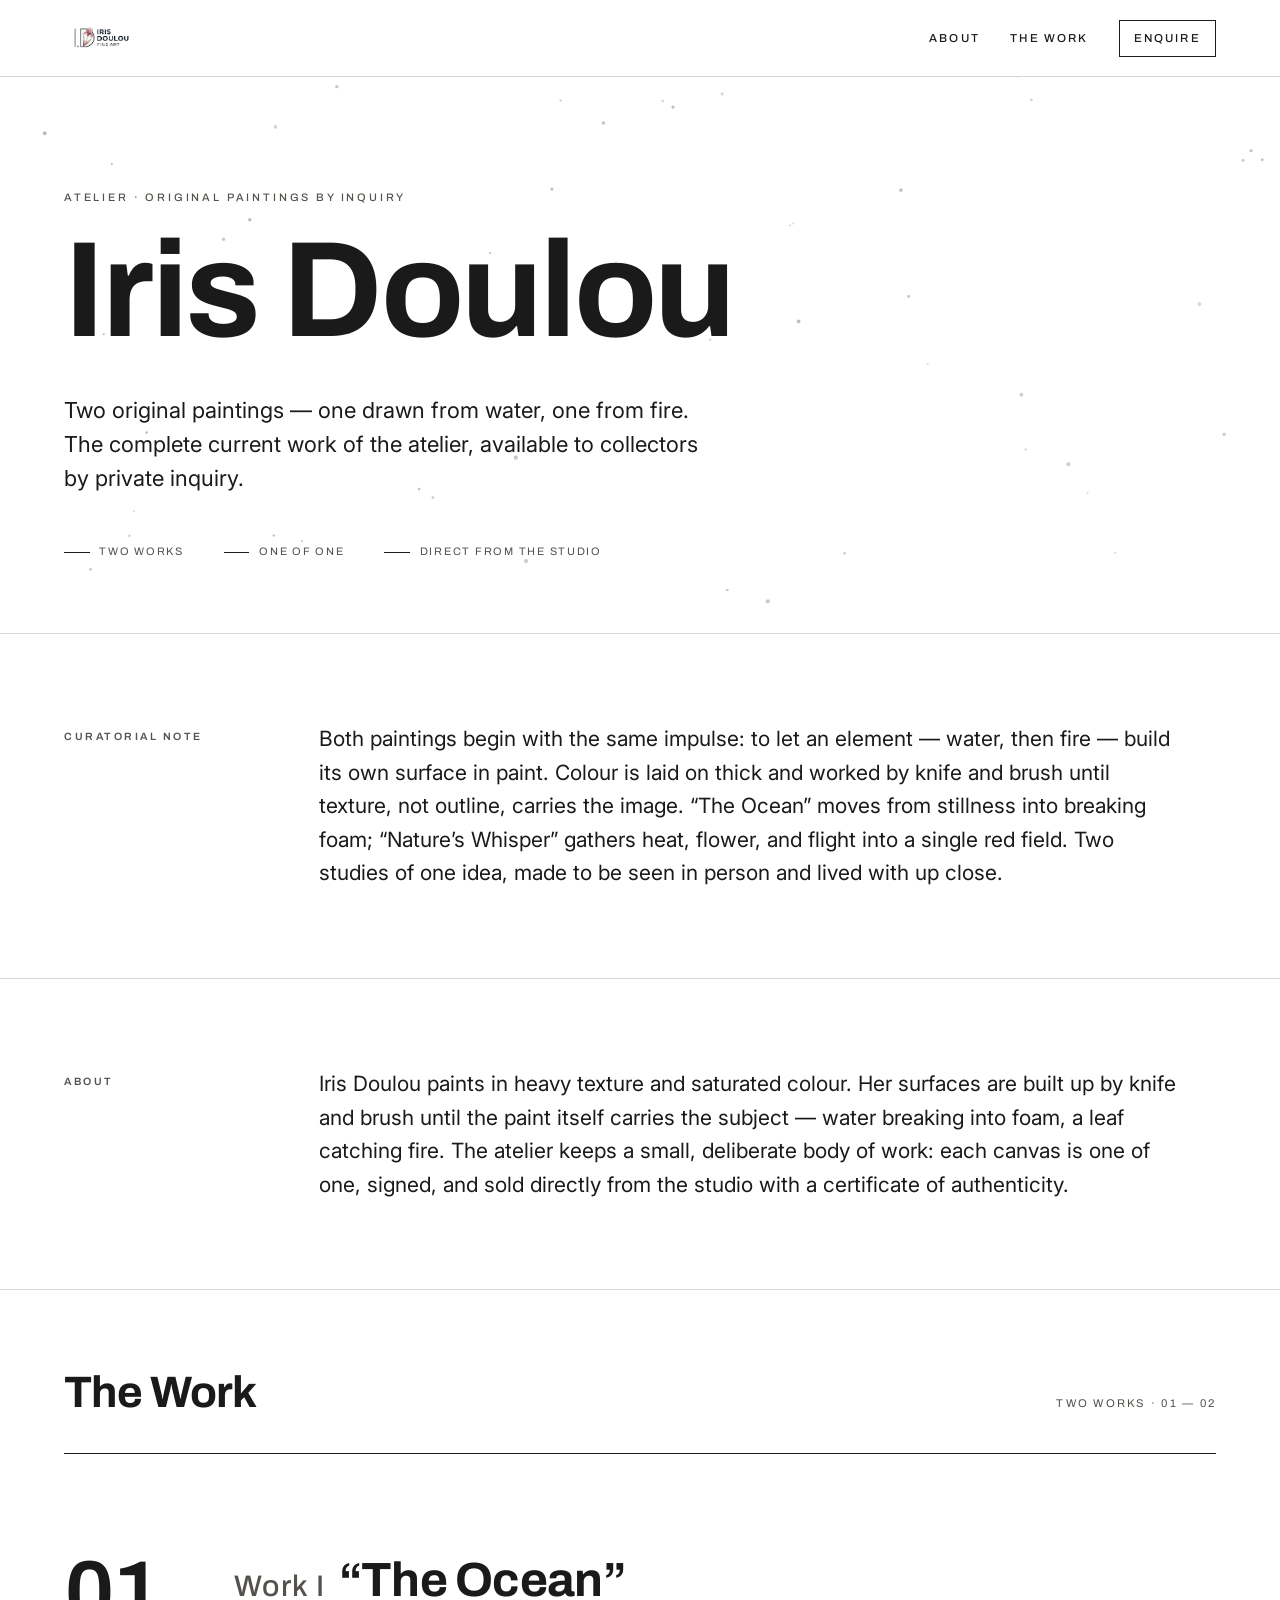
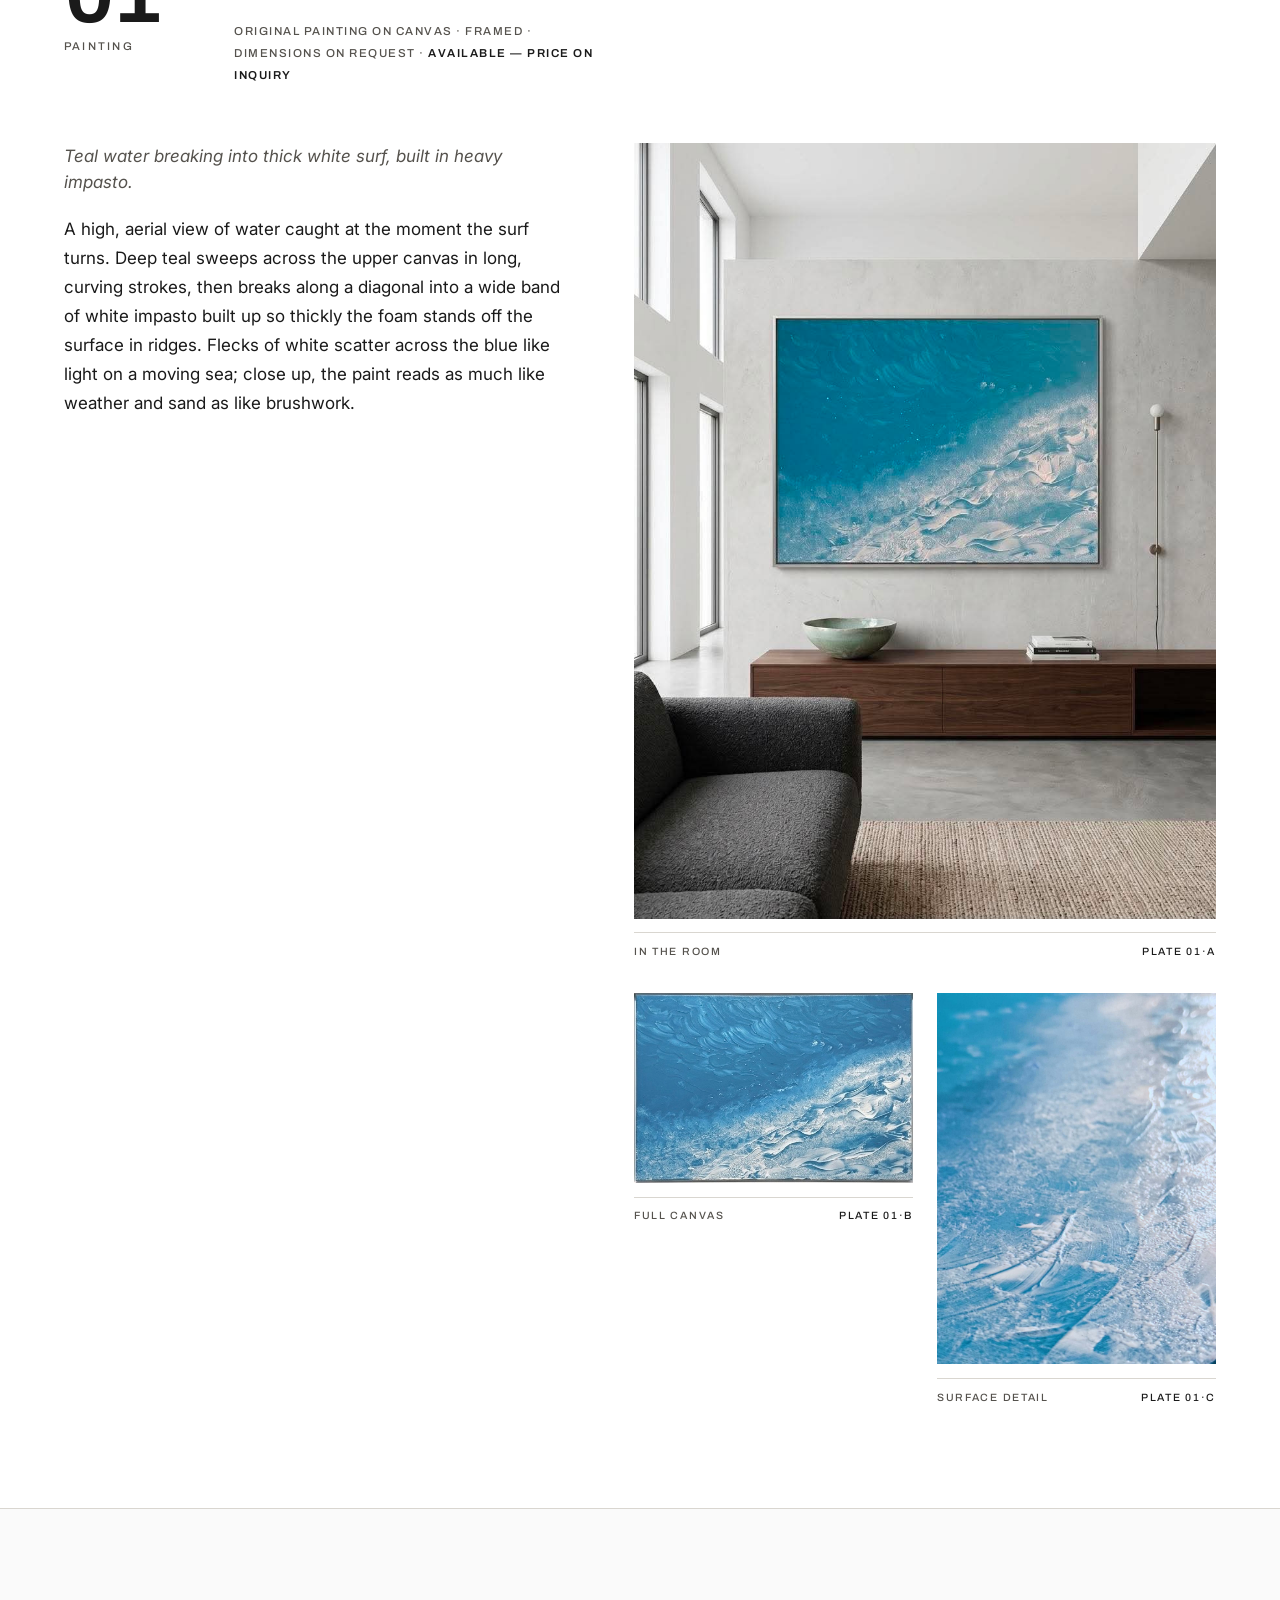
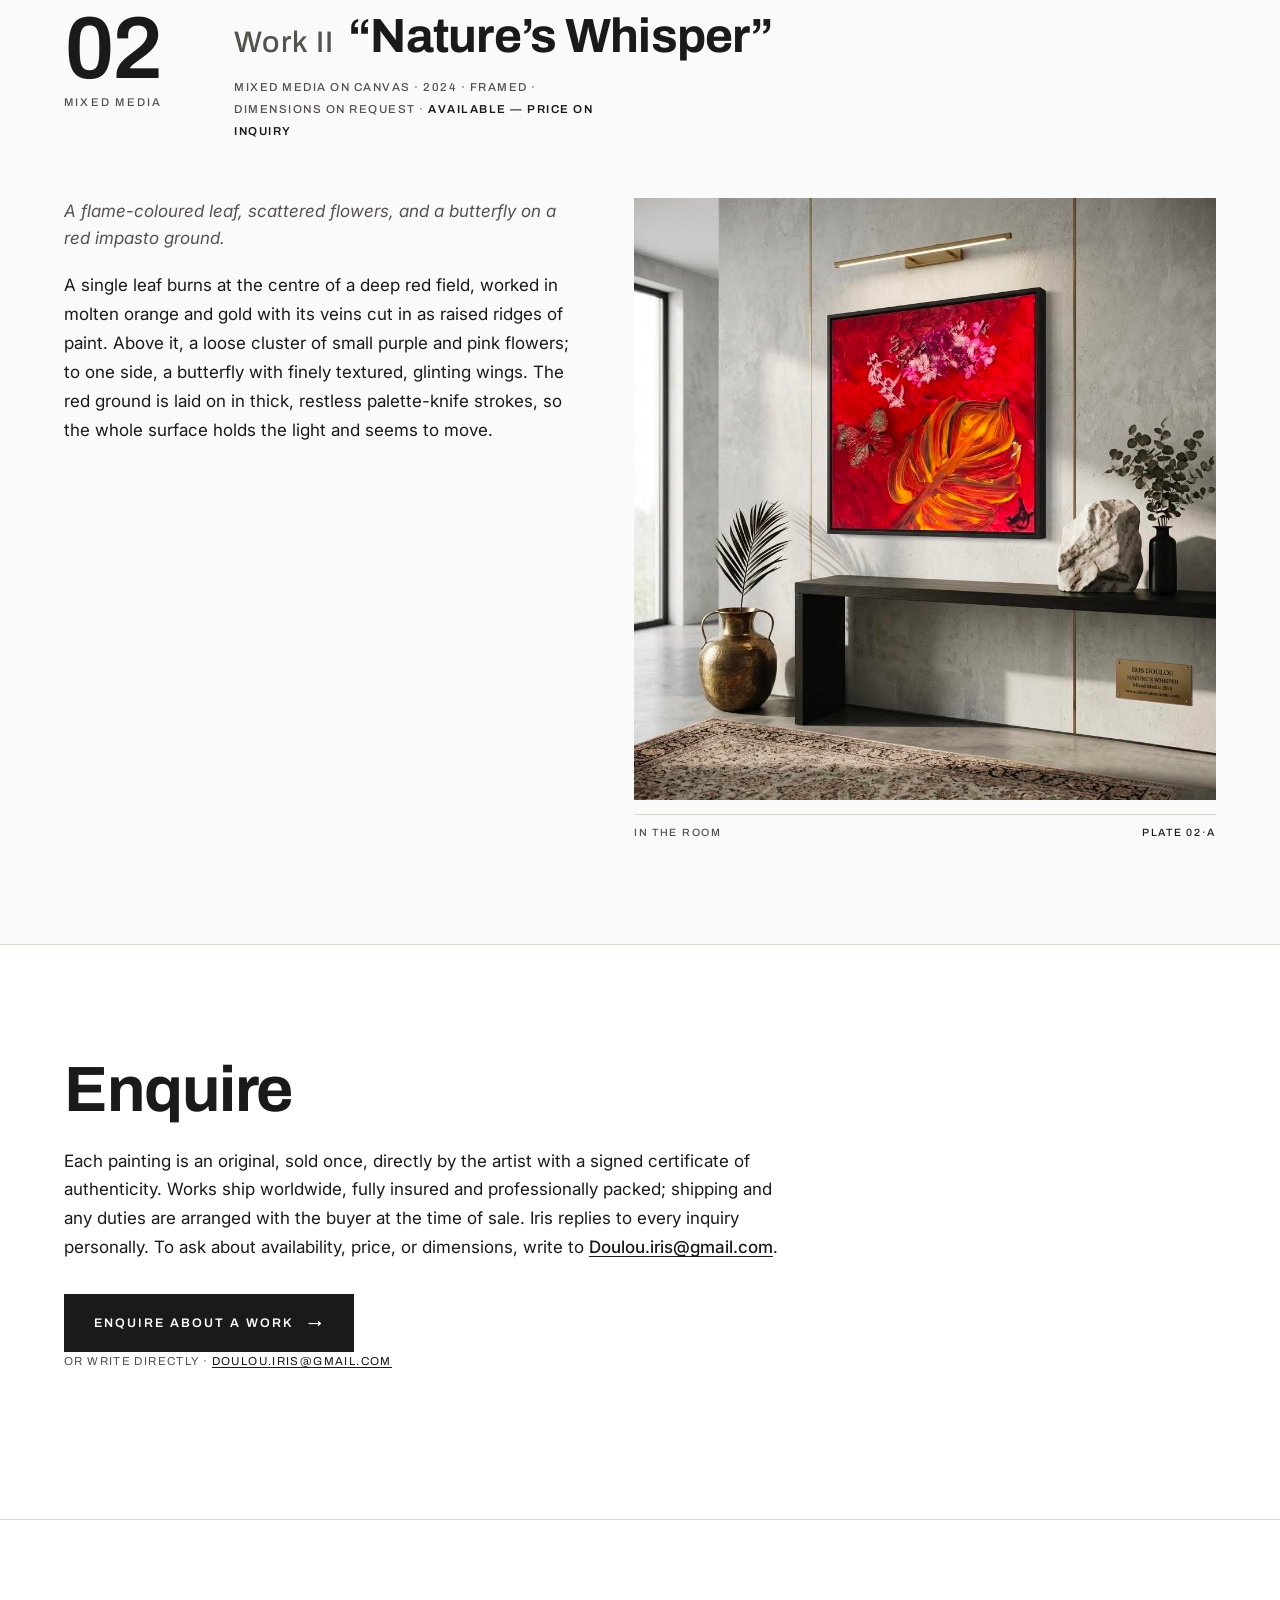
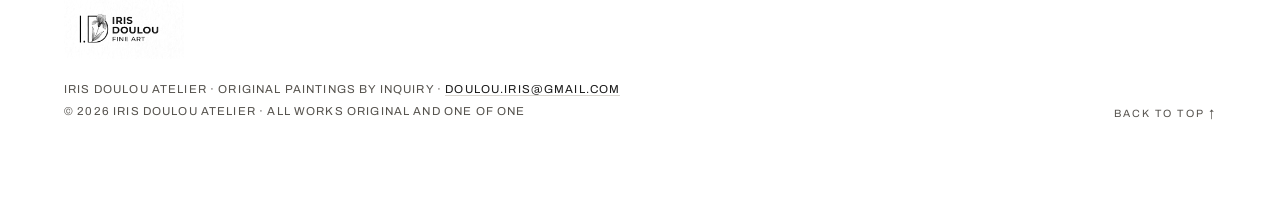
<file: index.html>
<!DOCTYPE html>
<html lang="en">
<head>
<meta charset="utf-8">
<meta name="viewport" content="width=device-width, initial-scale=1, viewport-fit=cover">
<title>Iris Doulou — Atelier · Original Paintings by Inquiry</title>
<meta name="description" content="Original paintings by Iris Doulou: &quot;The Ocean,&quot; a textured blue-and-white abstract seascape, and &quot;Nature's Whisper,&quot; a red mixed-media canvas (2024). Two one-of-a-kind works, available to collectors by private inquiry.">
<link rel="canonical" href="https://irisdoulouatelier.com/">
<meta name="theme-color" content="#ffffff">
<link rel="icon" href="data:image/svg+xml,<svg xmlns='http://www.w3.org/2000/svg' viewBox='0 0 32 32'><rect width='32' height='32' fill='%231a1a1a'/><text x='16' y='23' font-family='Georgia,serif' font-size='20' fill='%23ffffff' text-anchor='middle'>I</text></svg>">
<meta property="og:type" content="website">
<meta property="og:title" content="Iris Doulou — Atelier">
<meta property="og:description" content="Original paintings by Iris Doulou — &quot;The Ocean&quot; and &quot;Nature's Whisper.&quot; Available by private inquiry.">
<meta property="og:url" content="https://irisdoulouatelier.com/">
<meta property="og:image" content="https://irisdoulouatelier.com/images/main-blue.jpg">
<meta name="twitter:card" content="summary_large_image">
<meta name="twitter:title" content="Iris Doulou — Atelier">
<meta name="twitter:description" content="Original paintings by Iris Doulou — &quot;The Ocean&quot; and &quot;Nature's Whisper.&quot; Available by private inquiry.">
<meta name="twitter:image" content="https://irisdoulouatelier.com/images/main-blue.jpg">
<link rel="preconnect" href="https://fonts.googleapis.com">
<link rel="preconnect" href="https://fonts.gstatic.com" crossorigin>
<link href="https://fonts.googleapis.com/css2?family=Archivo:wght@400;500;600;700&family=Inter:wght@400;500&display=swap" rel="stylesheet">
<script>document.documentElement.classList.add('js')</script>
<link rel="stylesheet" href="styles.css">
</head>
<body>
<a class="skip" href="#main">Skip to content</a>

<header class="site-head">
  <div class="wrap site-head__inner">
    <a class="brand" href="#top" aria-label="Iris Doulou Atelier — home">
      <img class="brand__logo" src="images/logo-mark.png" width="430" height="211" alt="">
    </a>
    <nav class="nav" aria-label="Primary">
      <a href="#about">About</a>
      <a href="#work">The Work</a>
      <a class="nav--cta" href="#enquire">Enquire</a>
    </nav>
  </div>
</header>

<main id="main">

  <!-- HERO -->
  <section class="hero" id="top" aria-labelledby="hero-title">
    <canvas class="hero-fx" aria-hidden="true"></canvas>
    <div class="wrap">
      <p class="hero__kicker">Atelier · Original Paintings by Inquiry</p>
      <h1 id="hero-title">Iris Doulou</h1>
      <p class="hero__sub">Two original paintings — one drawn from water, one from fire. The complete current work of the atelier, available to collectors by private inquiry.</p>
      <ul class="hero__meta">
        <li>Two works</li>
        <li>One of one</li>
        <li>Direct from the studio</li>
      </ul>
    </div>
  </section>

  <!-- CURATORIAL NOTE -->
  <section class="note reveal" aria-labelledby="note-label">
    <div class="wrap note__grid">
      <p class="label" id="note-label">Curatorial Note</p>
      <div class="note__body">
        <p>Both paintings begin with the same impulse: to let an element — water, then fire — build its own surface in paint. Colour is laid on thick and worked by knife and brush until texture, not outline, carries the image. &ldquo;The Ocean&rdquo; moves from stillness into breaking foam; &ldquo;Nature&rsquo;s Whisper&rdquo; gathers heat, flower, and flight into a single red field. Two studies of one idea, made to be seen in person and lived with up close.</p>
      </div>
    </div>
  </section>

  <!-- ABOUT -->
  <section class="note reveal" id="about" aria-labelledby="about-h">
    <div class="wrap note__grid">
      <h2 class="label" id="about-h">About</h2>
      <div class="note__body">
        <p>Iris Doulou paints in heavy texture and saturated colour. Her surfaces are built up by knife and brush until the paint itself carries the subject — water breaking into foam, a leaf catching fire. The atelier keeps a small, deliberate body of work: each canvas is one of one, signed, and sold directly from the studio with a certificate of authenticity.</p>
      </div>
    </div>
  </section>

  <!-- THE WORK -->
  <section id="work" aria-labelledby="work-h">
    <div class="wrap">
      <div class="section-head">
        <h2 id="work-h">The Work</h2>
        <span class="section-head__count">Two works · 01 — 02</span>
      </div>
    </div>

    <!-- WORK I -->
    <article class="work reveal" aria-labelledby="work-1-title">
      <div class="wrap">
        <div class="work__head">
          <p class="work__num">01<small>Painting</small></p>
          <div class="work__titleblock">
            <h3 id="work-1-title"><span class="roman">Work&nbsp;I</span>&ldquo;The Ocean&rdquo;</h3>
            <p class="data">
              Original painting on canvas · Framed · Dimensions on request · <span class="avail">Available — price on inquiry</span>
            </p>
          </div>
        </div>

        <div class="work__body">
          <div class="work__text">
            <p class="caption">Teal water breaking into thick white surf, built in heavy impasto.</p>
            <p class="desc">A high, aerial view of water caught at the moment the surf turns. Deep teal sweeps across the upper canvas in long, curving strokes, then breaks along a diagonal into a wide band of white impasto built up so thickly the foam stands off the surface in ridges. Flecks of white scatter across the blue like light on a moving sea; close up, the paint reads as much like weather and sand as like brushwork.</p>
          </div>

          <div class="work-fig">
            <figure>
              <img src="images/main-blue.jpg" width="896" height="1195" fetchpriority="high"
                   alt="'The Ocean' by Iris Doulou — an aerial abstract seascape of deep teal water sweeping into a diagonal band of thick white impasto surf.">
              <figcaption><span>In the room</span><span class="tag">Plate 01·A</span></figcaption>
            </figure>

            <div class="fig-pair">
              <figure>
                <img src="images/ocean-full.jpg" width="504" height="344" loading="lazy"
                     alt="Full view of 'The Ocean' canvas: teal water above, a diagonal band of white impasto surf below, in a thin pale frame.">
                <figcaption><span>Full canvas</span><span class="tag">Plate 01·B</span></figcaption>
              </figure>
              <figure>
                <img src="images/ocean-detail.jpg" width="1536" height="2048" loading="lazy"
                     alt="Macro detail of 'The Ocean': ridges of thick white impasto and scattered flecks rising off the teal surface.">
                <figcaption><span>Surface detail</span><span class="tag">Plate 01·C</span></figcaption>
              </figure>
            </div>
          </div>
        </div>
      </div>
    </article>

    <!-- WORK II -->
    <article class="work reveal" aria-labelledby="work-2-title">
      <div class="wrap">
        <div class="work__head">
          <p class="work__num">02<small>Mixed media</small></p>
          <div class="work__titleblock">
            <h3 id="work-2-title"><span class="roman">Work&nbsp;II</span>&ldquo;Nature&rsquo;s Whisper&rdquo;</h3>
            <p class="data">
              Mixed media on canvas · 2024 · Framed · Dimensions on request · <span class="avail">Available — price on inquiry</span>
            </p>
          </div>
        </div>

        <div class="work__body">
          <div class="work__text">
            <p class="caption">A flame-coloured leaf, scattered flowers, and a butterfly on a red impasto ground.</p>
            <p class="desc">A single leaf burns at the centre of a deep red field, worked in molten orange and gold with its veins cut in as raised ridges of paint. Above it, a loose cluster of small purple and pink flowers; to one side, a butterfly with finely textured, glinting wings. The red ground is laid on in thick, restless palette-knife strokes, so the whole surface holds the light and seems to move.</p>
          </div>

          <div class="work-fig">
            <figure>
              <img src="images/red-butterfly.jpg" width="1008" height="1042" loading="lazy"
                   alt="'Nature's Whisper' by Iris Doulou (mixed media, 2024) — a square red palette-knife canvas with a flame-coloured leaf, purple and pink flowers, and a glittering butterfly, in a black frame.">
              <figcaption><span>In the room</span><span class="tag">Plate 02·A</span></figcaption>
            </figure>
          </div>
        </div>
      </div>
    </article>
  </section>

  <!-- ENQUIRE -->
  <section class="enquire reveal" id="enquire" aria-labelledby="enquire-h">
    <div class="wrap">
      <h2 id="enquire-h">Enquire</h2>
      <div class="enquire__body">
        <p>Each painting is an original, sold once, directly by the artist with a signed certificate of authenticity. Works ship worldwide, fully insured and professionally packed; shipping and any duties are arranged with the buyer at the time of sale. Iris replies to every inquiry personally. To ask about availability, price, or dimensions, write to <a class="inline" href="mailto:Doulou.iris@gmail.com">Doulou.iris@gmail.com</a>.</p>

        <a class="cta" href="mailto:Doulou.iris@gmail.com?subject=Inquiry%20%E2%80%94%20Iris%20Doulou%20Atelier&amp;body=Hello%20Iris%2C%0A%0AI%27d%20like%20to%20inquire%20about%3A%0A%0AWork%3A%20(The%20Ocean%20%2F%20Nature%27s%20Whisper)%0AMy%20question%3A%20(availability%20%2F%20price%20%2F%20dimensions%20%2F%20shipping%20to%20___)%0A%0AThank%20you%2C%0A">Enquire about a work</a>

        <p class="enquire__direct">Or write directly · <a href="mailto:Doulou.iris@gmail.com">Doulou.iris@gmail.com</a></p>
      </div>
    </div>
  </section>

</main>

<footer class="site-foot">
  <div class="wrap site-foot__grid">
    <div class="foot-lines">
      <img class="logo" src="images/logo.jpg" width="430" height="211" loading="lazy" alt="Iris Doulou Atelier logo.">
      <p>Iris Doulou Atelier · Original paintings by inquiry · <a href="mailto:Doulou.iris@gmail.com">Doulou.iris@gmail.com</a></p>
      <p>&copy; 2026 Iris Doulou Atelier · All works original and one of one</p>
    </div>
    <p class="foot-top"><a href="#top">Back to top &uarr;</a></p>
  </div>
</footer>

<script src="script.js"></script>

</body>
</html>
</file>
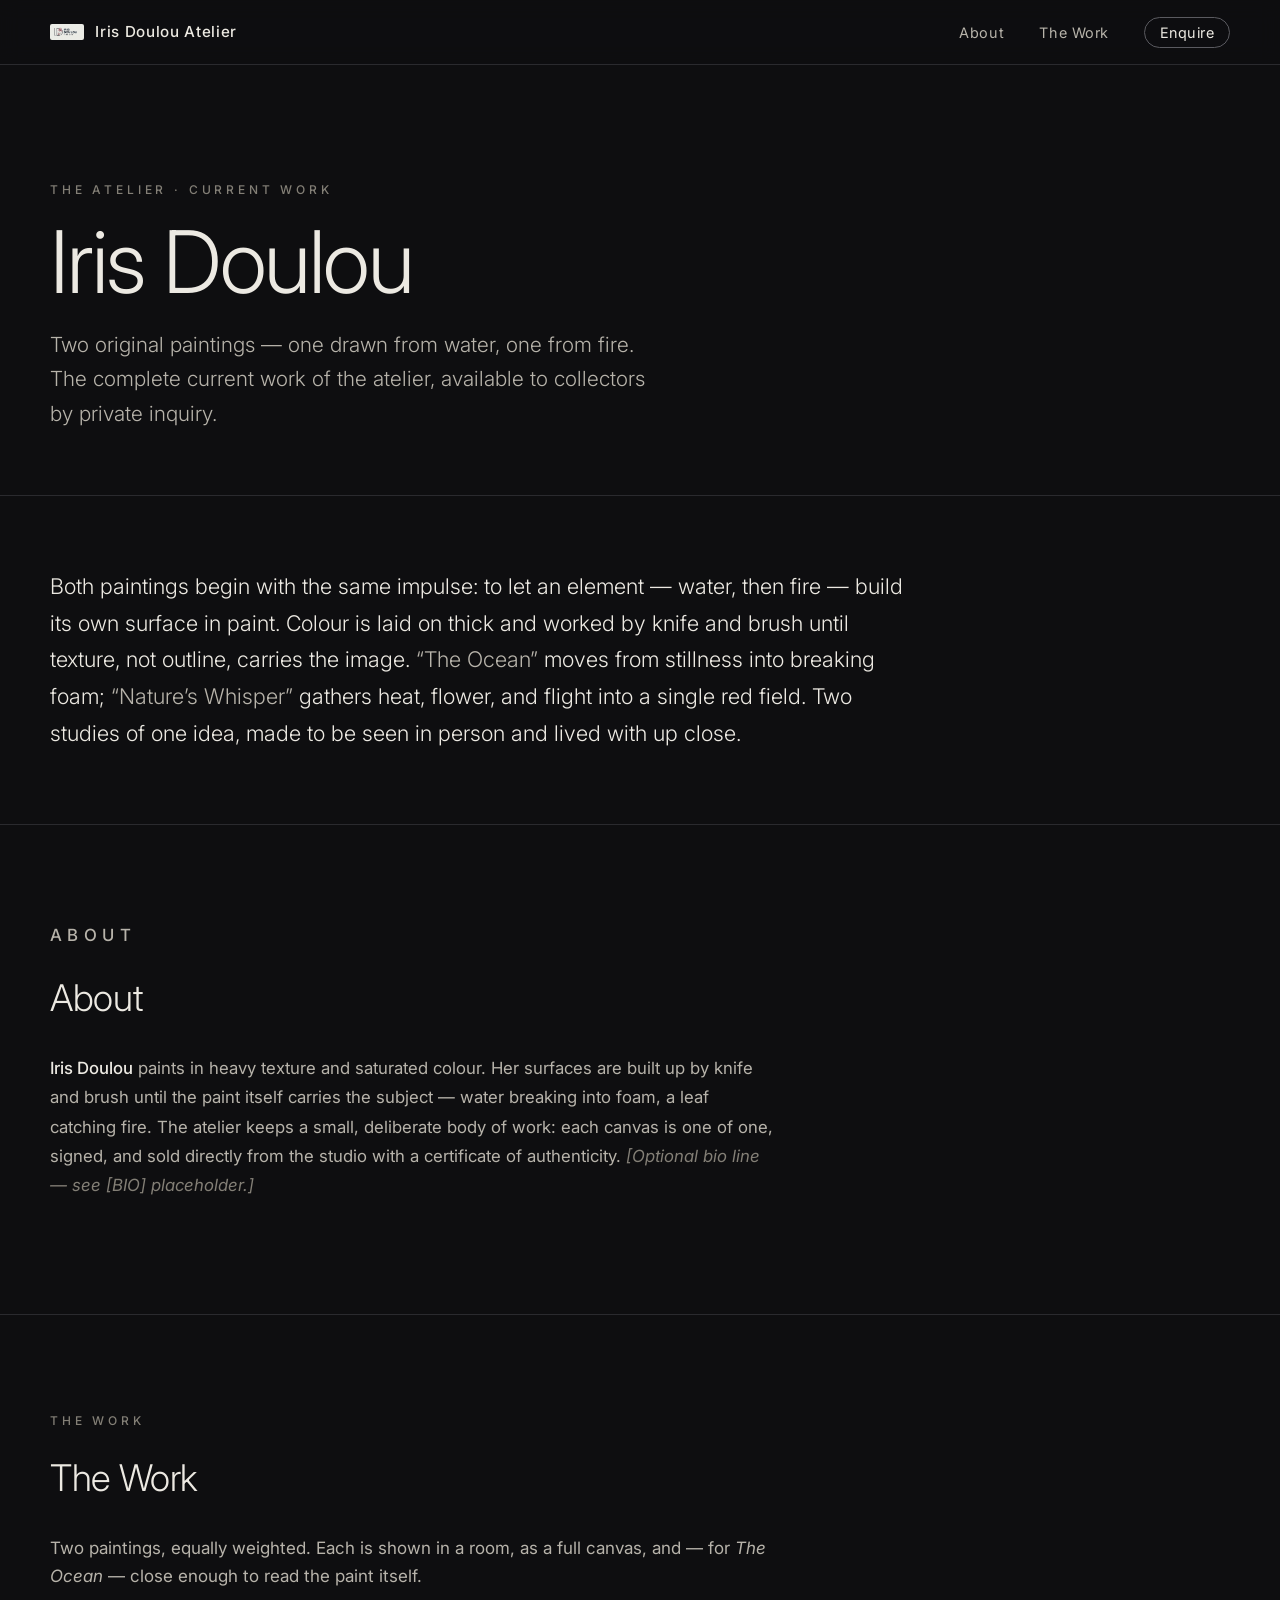
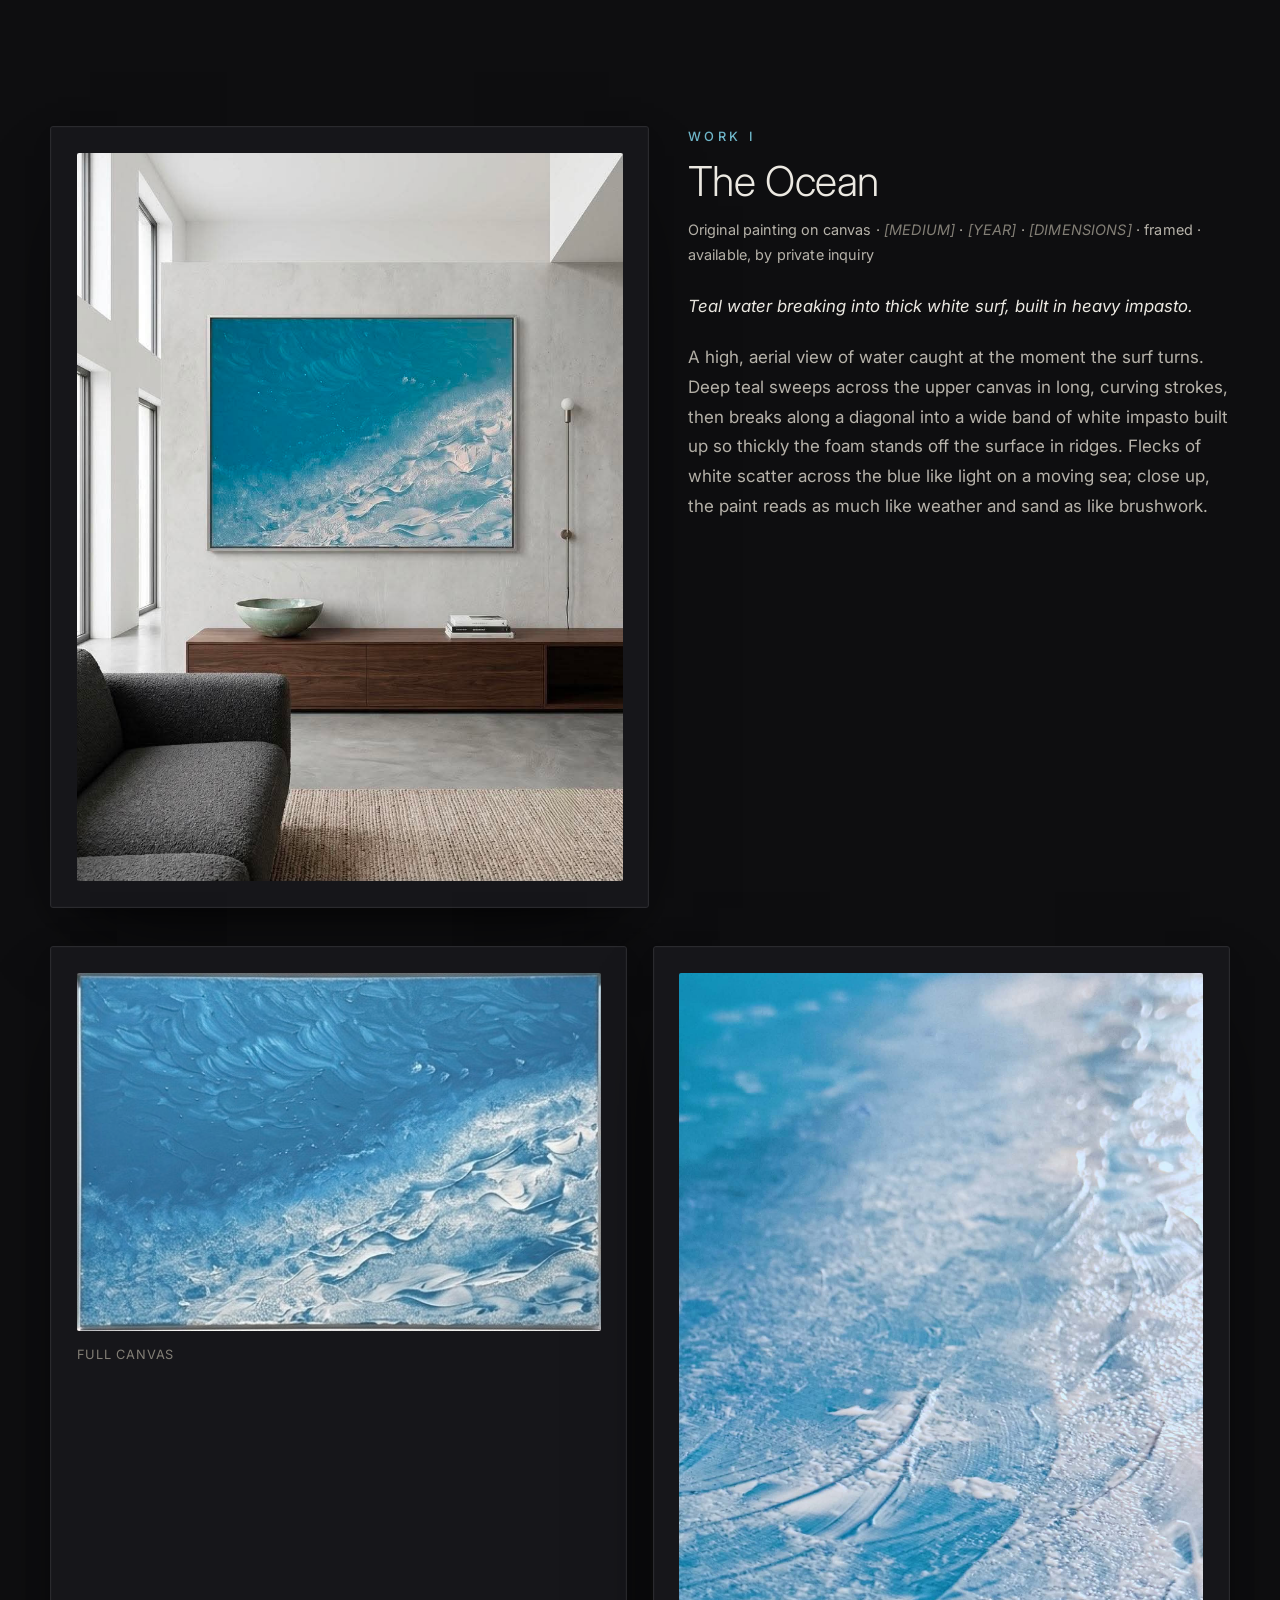
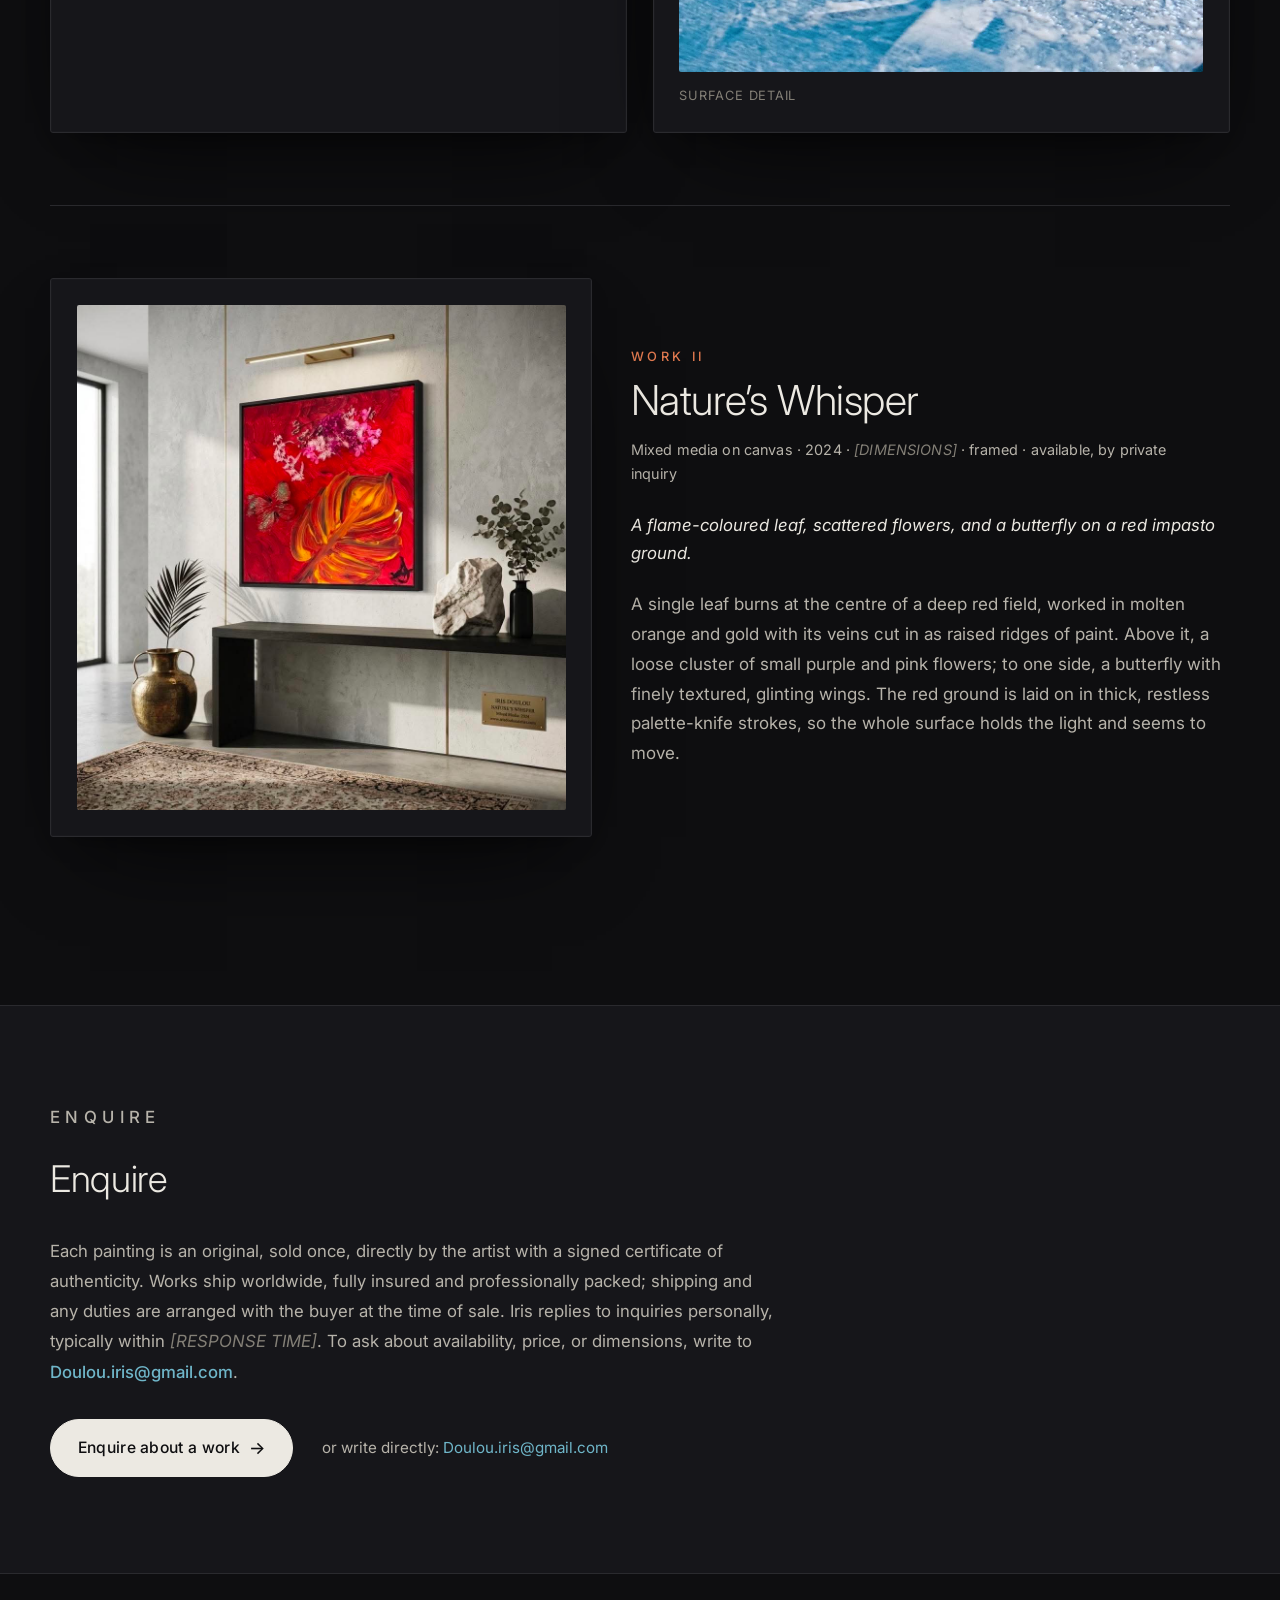
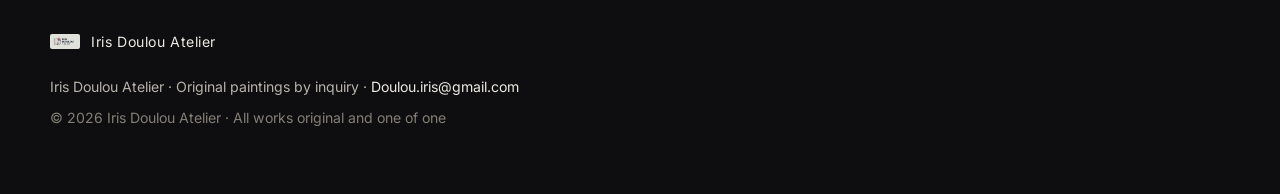
<file: dark-museum.html>
<!DOCTYPE html>
<html lang="en">
<head>
<meta charset="UTF-8">
<meta name="viewport" content="width=device-width, initial-scale=1">
<title>Iris Doulou — Atelier</title>
<meta name="description" content="Original paintings by Iris Doulou: &quot;The Ocean,&quot; a textured blue-and-white abstract seascape, and &quot;Nature's Whisper,&quot; a red mixed-media canvas (2024). Two one-of-a-kind works, available to collectors by private inquiry.">
<link rel="preconnect" href="https://fonts.googleapis.com">
<link rel="preconnect" href="https://fonts.gstatic.com" crossorigin>
<link href="https://fonts.googleapis.com/css2?family=Inter:wght@300;400;500;600&display=swap" rel="stylesheet">
<style>
  :root{
    /* Dark Museum palette */
    --bg:        #0e0e10;  /* near-black charcoal */
    --bg-raise:  #16161a;  /* slightly raised panels */
    --ink:       #ece9e2;  /* warm off-white text */
    --ink-soft:  #b7b3aa;  /* muted body / secondary */
    --ink-faint: #837f76;  /* tokens, fine print */
    --line:      #2a2a2e;  /* thin low-contrast dividers */
    --teal:      #6fb6c9;  /* drawn from "The Ocean" */
    --ember:     #e0794f;  /* drawn from "Nature's Whisper" */
    --measure:   66ch;     /* comfortable reading measure */
    --frame:     #5a5a60;  /* soft canvas framing */

    /* Contrast notes (WCAG AA), verified against --bg #0e0e10:
       --ink #ece9e2      = 15.4:1  (AAA)
       --ink-soft #b7b3aa =  9.0:1  (AAA)
       --ink-faint #837f76=  4.6:1  (AA, fine print / tokens only)
       --teal #6fb6c9     =  7.7:1  (AAA, links / accents)
       --ember #e0794f    =  6.0:1  (AA) */
  }

  *,*::before,*::after{ box-sizing:border-box; }

  html{ scroll-behavior:smooth; }

  body{
    margin:0;
    background:var(--bg);
    color:var(--ink);
    font-family:"Inter", system-ui, -apple-system, "Segoe UI", Roboto, Helvetica, Arial, sans-serif;
    font-weight:400;
    line-height:1.65;
    font-size:clamp(1rem, 0.96rem + 0.2vw, 1.0625rem);
    -webkit-font-smoothing:antialiased;
    text-rendering:optimizeLegibility;
    overflow-x:hidden;
  }

  img{ display:block; max-width:100%; height:auto; }

  a{ color:var(--teal); text-decoration:none; }
  a:hover{ text-decoration:underline; text-underline-offset:0.2em; }

  a:focus-visible,
  button:focus-visible,
  .cta:focus-visible{
    outline:2px solid var(--teal);
    outline-offset:3px;
    border-radius:2px;
  }

  .wrap{
    width:min(1180px, 100% - clamp(2rem, 6vw, 7rem));
    margin-inline:auto;
  }

  .measure{ max-width:var(--measure); }

  /* Bracketed editorial tokens the artist still needs to fill in */
  .token{
    color:var(--ink-faint);
    font-style:italic;
    font-weight:400;
  }

  .eyebrow{
    font-size:0.75rem;
    letter-spacing:0.32em;
    text-transform:uppercase;
    color:var(--ink-faint);
    margin:0 0 1.1rem;
    font-weight:500;
  }

  /* ---------- Header / Nav ---------- */
  .site-header{
    position:sticky;
    top:0;
    z-index:20;
    background:rgba(14,14,16,0.82);
    backdrop-filter:saturate(140%) blur(10px);
    -webkit-backdrop-filter:saturate(140%) blur(10px);
    border-bottom:1px solid var(--line);
  }
  .site-header .wrap{
    display:flex;
    align-items:center;
    justify-content:space-between;
    gap:1rem;
    min-height:64px;
    flex-wrap:wrap;
  }
  .brand{
    display:flex;
    align-items:center;
    gap:0.7rem;
    color:var(--ink);
    font-weight:500;
    letter-spacing:0.04em;
  }
  .brand img{ width:34px; height:auto; border-radius:2px; opacity:0.95; }
  .brand .brand-name{ font-size:0.95rem; }

  .skip-link{
    position:absolute;
    left:-9999px; top:0;
    background:var(--ink);
    color:var(--bg);
    padding:0.6rem 1rem;
    border-radius:0 0 4px 0;
    z-index:50;
  }
  .skip-link:focus{ left:0; }

  nav[aria-label="Primary"] ul{
    display:flex;
    align-items:center;
    gap:clamp(1.1rem, 3vw, 2.2rem);
    list-style:none;
    margin:0; padding:0;
  }
  nav[aria-label="Primary"] a{
    color:var(--ink-soft);
    font-size:0.9rem;
    letter-spacing:0.04em;
    padding:0.35em 0;
    border-bottom:1px solid transparent;
    transition:color .25s ease, border-color .25s ease;
  }
  nav[aria-label="Primary"] a:hover{
    color:var(--ink);
    text-decoration:none;
    border-bottom-color:var(--line);
  }
  nav[aria-label="Primary"] a.nav-enquire{
    color:var(--ink);
    border:1px solid var(--frame);
    border-radius:999px;
    padding:0.4em 1em;
  }
  nav[aria-label="Primary"] a.nav-enquire:hover{
    border-color:var(--teal);
    color:var(--teal);
  }

  /* ---------- Hero ---------- */
  .hero{
    padding:clamp(3.5rem, 9vw, 7.5rem) 0 clamp(2.5rem,6vw,4rem);
    border-bottom:1px solid var(--line);
  }
  .hero h1{
    font-size:clamp(2.7rem, 7vw, 5.4rem);
    line-height:1.02;
    font-weight:300;
    letter-spacing:-0.02em;
    margin:0 0 1.4rem;
  }
  .hero .subhead{
    color:var(--ink-soft);
    font-size:clamp(1.05rem, 1rem + 0.5vw, 1.3rem);
    font-weight:300;
    max-width:46ch;
    margin:0;
  }

  /* ---------- Curatorial note ---------- */
  .curatorial{
    padding:clamp(2.5rem,6vw,4.5rem) 0;
    border-bottom:1px solid var(--line);
  }
  .curatorial p{
    font-size:clamp(1.1rem, 1rem + 0.5vw, 1.35rem);
    font-weight:300;
    line-height:1.7;
    color:var(--ink);
    margin:0;
  }
  .curatorial .title-q{ color:var(--ink-soft); }

  /* ---------- Section rhythm ---------- */
  section{ scroll-margin-top:80px; }
  .section-pad{ padding:clamp(3rem,8vw,6rem) 0; }
  h2{
    font-size:clamp(1.5rem, 1.2rem + 1.4vw, 2.3rem);
    font-weight:300;
    letter-spacing:-0.01em;
    margin:0 0 1.6rem;
  }
  .lead{ color:var(--ink-soft); }

  /* ---------- About ---------- */
  #about{ border-bottom:1px solid var(--line); }
  #about p{ font-size:1.05rem; line-height:1.75; color:var(--ink-soft); }
  #about p strong{ color:var(--ink); font-weight:500; }

  /* ---------- The Work ---------- */
  #work{ border-bottom:1px solid var(--line); }
  .work-intro{ margin-bottom:clamp(2.5rem,6vw,4rem); }

  .work{ padding:clamp(2.5rem,6vw,4.5rem) 0; }
  .work + .work{ border-top:1px solid var(--line); }

  .work-index{
    font-size:0.8rem;
    letter-spacing:0.28em;
    text-transform:uppercase;
    color:var(--teal);
    margin:0 0 0.7rem;
    font-weight:500;
  }
  .work.ember .work-index{ color:var(--ember); }

  .work h3{
    font-size:clamp(1.6rem, 1.3rem + 1.6vw, 2.6rem);
    font-weight:300;
    letter-spacing:-0.01em;
    margin:0 0 0.9rem;
    line-height:1.1;
  }

  .dataline{
    font-size:0.9rem;
    color:var(--ink-soft);
    letter-spacing:0.01em;
    margin:0 0 1.6rem;
    line-height:1.7;
    max-width:60ch;
  }
  .caption{
    font-size:1.05rem;
    color:var(--ink);
    font-style:italic;
    margin:0 0 1.4rem;
    max-width:var(--measure);
  }
  .work-desc{
    color:var(--ink-soft);
    line-height:1.75;
    max-width:var(--measure);
    margin:0;
  }

  /* Soft framing / glow for works against the dark */
  .plate{
    position:relative;
    background:var(--bg-raise);
    padding:clamp(0.9rem, 2vw, 1.6rem);
    border:1px solid var(--line);
    border-radius:3px;
    box-shadow:
      0 0 0 1px rgba(255,255,255,0.012) inset,
      0 40px 90px -40px rgba(0,0,0,0.9),
      0 10px 30px -20px rgba(0,0,0,0.8);
  }
  .plate img{ width:100%; height:auto; border-radius:2px; }
  figure{ margin:0; }
  figcaption{
    font-size:0.8rem;
    color:var(--ink-faint);
    letter-spacing:0.06em;
    margin-top:0.85rem;
    text-transform:uppercase;
  }

  /* Work I layout */
  .work-ocean .layout{
    display:grid;
    gap:clamp(1.5rem, 3vw, 2.5rem);
    grid-template-columns:minmax(0, 1.05fr) minmax(min(100%, 320px), 0.95fr);
    align-items:start;
  }
  .ocean-supporting{
    display:grid;
    grid-template-columns:repeat(2, minmax(0,1fr));
    gap:clamp(1rem,2.5vw,1.6rem);
    margin-top:clamp(1.6rem,4vw,2.4rem);
  }

  /* Work II layout */
  .work-red .layout{
    display:grid;
    gap:clamp(1.5rem, 3vw, 2.5rem);
    grid-template-columns:minmax(min(100%, 320px), 0.95fr) minmax(0, 1.05fr);
    align-items:center;
  }

  @media (max-width:760px){
    .work-ocean .layout,
    .work-red .layout{ grid-template-columns:1fr; }
    .ocean-supporting{ grid-template-columns:1fr; }
  }

  /* ---------- Enquire ---------- */
  #enquire{
    background:var(--bg-raise);
    border-bottom:1px solid var(--line);
  }
  #enquire p{
    color:var(--ink-soft);
    line-height:1.8;
    max-width:var(--measure);
    font-size:1.05rem;
  }
  #enquire .email-inline{ color:var(--teal); font-weight:500; }

  .cta-row{
    display:flex;
    flex-wrap:wrap;
    align-items:center;
    gap:clamp(1rem,3vw,1.8rem);
    margin-top:2rem;
  }
  .cta{
    display:inline-flex;
    align-items:center;
    gap:0.6em;
    background:var(--ink);
    color:var(--bg);
    font-weight:500;
    font-size:0.98rem;
    letter-spacing:0.02em;
    padding:0.95em 1.7em;
    border-radius:999px;
    border:1px solid var(--ink);
    transition:background .25s ease, color .25s ease, transform .25s ease;
  }
  .cta:hover{
    background:transparent;
    color:var(--ink);
    text-decoration:none;
    transform:translateY(-1px);
  }
  .cta .arrow{ font-size:1.1em; line-height:1; }
  .cta-email{ color:var(--ink-soft); font-size:0.95rem; }
  .cta-email a{ color:var(--teal); }

  /* ---------- Footer ---------- */
  footer{
    padding:clamp(2.5rem,6vw,3.5rem) 0;
    color:var(--ink-soft);
    font-size:0.88rem;
  }
  footer .foot-line{ margin:0 0 0.5rem; }
  footer .foot-line a{ color:var(--ink); }
  footer .copy{ color:var(--ink-faint); }
  footer .foot-mark{
    display:flex; align-items:center; gap:0.7rem;
    margin-bottom:1.4rem;
    color:var(--ink);
    letter-spacing:0.04em;
  }
  footer .foot-mark img{ width:30px; height:auto; border-radius:2px; opacity:0.9; }

  /* ---------- Reduced motion ---------- */
  @media (prefers-reduced-motion:reduce){
    html{ scroll-behavior:auto; }
    *,*::before,*::after{
      transition:none !important;
      animation:none !important;
    }
  }
</style>
</head>
<body>

<a class="skip-link" href="#main">Skip to content</a>

<header class="site-header">
  <div class="wrap">
    <a class="brand" href="#top" aria-label="Iris Doulou Atelier — home">
      <img src="images/logo.jpg" width="430" height="211" alt="Iris Doulou Atelier logo" style="width:34px;height:auto;">
      <span class="brand-name">Iris Doulou&nbsp;Atelier</span>
    </a>
    <nav aria-label="Primary">
      <ul>
        <li><a href="#about">About</a></li>
        <li><a href="#work">The Work</a></li>
        <li><a class="nav-enquire" href="#enquire">Enquire</a></li>
      </ul>
    </nav>
  </div>
</header>

<main id="main">
  <span id="top"></span>

  <!-- HERO -->
  <section class="hero" aria-labelledby="hero-title">
    <div class="wrap">
      <p class="eyebrow">The Atelier · Current Work</p>
      <h1 id="hero-title">Iris Doulou</h1>
      <p class="subhead">Two original paintings — one drawn from water, one from fire. The complete current work of the atelier, available to collectors by private inquiry.</p>
    </div>
  </section>

  <!-- CURATORIAL NOTE -->
  <section class="curatorial" aria-label="Curatorial note">
    <div class="wrap">
      <p class="measure">Both paintings begin with the same impulse: to let an element — water, then fire — build its own surface in paint. Colour is laid on thick and worked by knife and brush until texture, not outline, carries the image. <span class="title-q">&ldquo;The Ocean&rdquo;</span> moves from stillness into breaking foam; <span class="title-q">&ldquo;Nature&rsquo;s Whisper&rdquo;</span> gathers heat, flower, and flight into a single red field. Two studies of one idea, made to be seen in person and lived with up close.</p>
    </div>
  </section>

  <!-- ABOUT -->
  <section id="about" class="section-pad" aria-labelledby="about-title">
    <div class="wrap">
      <p class="eyebrow">About</p>
      <h2 id="about-title">About</h2>
      <p class="measure"><strong>Iris Doulou</strong> paints in heavy texture and saturated colour. Her surfaces are built up by knife and brush until the paint itself carries the subject — water breaking into foam, a leaf catching fire. The atelier keeps a small, deliberate body of work: each canvas is one of one, signed, and sold directly from the studio with a certificate of authenticity. <span class="token">[Optional bio line — see [BIO] placeholder.]</span></p>
    </div>
  </section>

  <!-- THE WORK -->
  <section id="work" aria-labelledby="work-title">
    <div class="wrap section-pad">
      <div class="work-intro">
        <p class="eyebrow">The Work</p>
        <h2 id="work-title">The Work</h2>
        <p class="lead measure">Two paintings, equally weighted. Each is shown in a room, as a full canvas, and — for <em>The Ocean</em> — close enough to read the paint itself.</p>
      </div>

      <!-- WORK I -->
      <article class="work work-ocean teal" aria-labelledby="work1-title">
        <div class="layout">
          <div class="media-col">
            <figure class="plate">
              <img src="images/main-blue.jpg" width="896" height="1195"
                   fetchpriority="high" decoding="async"
                   alt="'The Ocean' by Iris Doulou — an aerial abstract seascape of deep teal water sweeping into a diagonal band of thick white impasto surf.">
            </figure>
          </div>
          <div class="text-col">
            <p class="work-index">Work I</p>
            <h3 id="work1-title">The Ocean</h3>
            <p class="dataline">Original painting on canvas · <span class="token">[MEDIUM]</span> · <span class="token">[YEAR]</span> · <span class="token">[DIMENSIONS]</span> · framed · available, by private inquiry</p>
            <p class="caption">Teal water breaking into thick white surf, built in heavy impasto.</p>
            <p class="work-desc">A high, aerial view of water caught at the moment the surf turns. Deep teal sweeps across the upper canvas in long, curving strokes, then breaks along a diagonal into a wide band of white impasto built up so thickly the foam stands off the surface in ridges. Flecks of white scatter across the blue like light on a moving sea; close up, the paint reads as much like weather and sand as like brushwork.</p>
          </div>
        </div>

        <div class="ocean-supporting">
          <figure class="plate">
            <img src="images/ocean-full.jpg" width="504" height="344" loading="lazy" decoding="async"
                 alt="Full canvas of 'The Ocean' — teal water in the upper field breaking diagonally into a wide band of ridged white impasto foam, in a thin silver frame.">
            <figcaption>Full canvas</figcaption>
          </figure>
          <figure class="plate detail">
            <img src="images/ocean-detail.jpg" width="1536" height="2048" loading="lazy" decoding="async"
                 alt="Surface detail of 'The Ocean' — thick ridges of white and blue paint where the foam stands off the canvas, knife and brush marks visible up close.">
            <figcaption>Surface detail</figcaption>
          </figure>
        </div>
      </article>

      <!-- WORK II -->
      <article class="work work-red ember" aria-labelledby="work2-title">
        <div class="layout">
          <div class="media-col">
            <figure class="plate">
              <img src="images/red-butterfly.jpg" width="1008" height="1042" loading="lazy" decoding="async"
                   alt="'Nature's Whisper' by Iris Doulou (mixed media, 2024) — a square red palette-knife canvas with a flame-coloured leaf, purple and pink flowers, and a glittering butterfly, in a black frame.">
            </figure>
          </div>
          <div class="text-col">
            <p class="work-index">Work II</p>
            <h3 id="work2-title">Nature&rsquo;s Whisper</h3>
            <p class="dataline">Mixed media on canvas · 2024 · <span class="token">[DIMENSIONS]</span> · framed · available, by private inquiry</p>
            <p class="caption">A flame-coloured leaf, scattered flowers, and a butterfly on a red impasto ground.</p>
            <p class="work-desc">A single leaf burns at the centre of a deep red field, worked in molten orange and gold with its veins cut in as raised ridges of paint. Above it, a loose cluster of small purple and pink flowers; to one side, a butterfly with finely textured, glinting wings. The red ground is laid on in thick, restless palette-knife strokes, so the whole surface holds the light and seems to move.</p>
          </div>
        </div>
      </article>
    </div>
  </section>

  <!-- ENQUIRE -->
  <section id="enquire" class="section-pad" aria-labelledby="enquire-title">
    <div class="wrap">
      <p class="eyebrow">Enquire</p>
      <h2 id="enquire-title">Enquire</h2>
      <p>Each painting is an original, sold once, directly by the artist with a signed certificate of authenticity. Works ship worldwide, fully insured and professionally packed; shipping and any duties are arranged with the buyer at the time of sale. Iris replies to inquiries personally, typically within <span class="token">[RESPONSE TIME]</span>. To ask about availability, price, or dimensions, write to <a class="email-inline" href="mailto:Doulou.iris@gmail.com">Doulou.iris@gmail.com</a>.</p>
      <div class="cta-row">
        <a class="cta" href="mailto:Doulou.iris@gmail.com?subject=Inquiry%20%E2%80%94%20Iris%20Doulou%20Atelier&amp;body=Hello%20Iris%2C%0A%0AI%27d%20like%20to%20inquire%20about%3A%0A%0AWork%3A%20(The%20Ocean%20%2F%20Nature%27s%20Whisper)%0AMy%20question%3A%20(availability%20%2F%20price%20%2F%20dimensions%20%2F%20shipping%20to%20___)%0A%0AThank%20you%2C%0A">
          Enquire about a work <span class="arrow" aria-hidden="true">&rarr;</span>
        </a>
        <span class="cta-email">or write directly: <a href="mailto:Doulou.iris@gmail.com">Doulou.iris@gmail.com</a></span>
      </div>
    </div>
  </section>
</main>

<footer aria-label="Site footer">
  <div class="wrap">
    <div class="foot-mark">
      <img src="images/logo.jpg" width="430" height="211" alt="" style="width:30px;height:auto;">
      <span>Iris Doulou Atelier</span>
    </div>
    <p class="foot-line">Iris Doulou Atelier · Original paintings by inquiry · <a href="mailto:Doulou.iris@gmail.com">Doulou.iris@gmail.com</a></p>
    <p class="foot-line copy">&copy; 2026 Iris Doulou Atelier · All works original and one of one</p>
  </div>
</footer>

</body>
</html>
</file>
<file: styles.css>
:root{
  --paper:#ffffff;
  --tint:#fafafa;
  --ink:#1a1a1a;        /* primary text on paper/tint */
  --ink-soft:#55524d;   /* secondary text — AA on white & #fafafa */
  --rule:#d9d6d0;       /* hairline rules (non-text) */
  --rule-strong:#1a1a1a;
  --measure:66ch;
  --sans:"Archivo", "Helvetica Neue", Helvetica, Arial, system-ui, sans-serif;
  --prose:"Inter", system-ui, -apple-system, "Segoe UI", Roboto, Helvetica, Arial, sans-serif;
}

*,*::before,*::after{box-sizing:border-box}

html{
  scroll-behavior:smooth;
  -webkit-text-size-adjust:100%;
  scroll-padding-top:5.5rem;
}

body{
  margin:0;
  background:var(--paper);
  color:var(--ink);
  font-family:var(--prose);
  font-size:clamp(1rem,0.96rem + 0.2vw,1.0625rem);
  line-height:1.65;
  font-feature-settings:"kern" 1, "liga" 1;
  -webkit-font-smoothing:antialiased;
  text-rendering:optimizeLegibility;
  overflow-x:hidden;
}

/* ---- layout shell: asymmetric, left-aligned ---- */
.wrap{
  width:100%;
  max-width:1280px;
  margin-inline:auto;
  padding-left:max(clamp(1.25rem,5vw,4.5rem), env(safe-area-inset-left));
  padding-right:max(clamp(1.25rem,5vw,4.5rem), env(safe-area-inset-right));
}

/* ---- skip link ---- */
.skip{
  position:absolute;
  left:-9999px;
  top:0;
  background:var(--ink);
  color:#fff;
  padding:.7rem 1.1rem;
  z-index:100;
  font-size:.8rem;
  letter-spacing:.06em;
  text-decoration:none;
}
.skip:focus{left:1rem;top:1rem}

/* ---- focus visibility ---- */
a:focus-visible,
button:focus-visible{
  outline:2px solid var(--ink);
  outline-offset:3px;
  border-radius:1px;
}

/* =========================================================
   TYPOGRAPHY GROUPS (DRY)
   Two clusters that recurred across the page are collapsed here.
   Members keep their own size / weight / letter-spacing below.
     · display      — elements set in the Archivo sans face
     · micro-label  — the uppercase, letter-spaced secondary-ink
                      eyebrows, data lines, captions and footer text
   ========================================================= */
.skip,
.nav,
h1,
.section-head h2,
.work__num,
.work__titleblock h3,
.cta,
.enquire h2{
  font-family:var(--sans);
}
.hero__kicker,
.hero__meta,
.label,
.section-head__count,
.work__num small,
.data,
figcaption,
.enquire__direct,
.foot-lines p,
.foot-top{
  font-family:var(--sans);
  text-transform:uppercase;
  color:var(--ink-soft);
}

/* =========================================================
   HEADER / NAV
   ========================================================= */
.site-head{
  position:sticky;
  top:0;
  z-index:50;
  background:rgba(255,255,255,0.92);
  backdrop-filter:saturate(140%) blur(6px);
  border-bottom:1px solid var(--rule);
}
.site-head__inner{
  display:flex;
  align-items:center;
  justify-content:space-between;
  gap:1.5rem;
  min-height:4.75rem;
}
.brand{
  display:flex;
  align-items:center;
  text-decoration:none;
  color:var(--ink);
}
.brand__logo{
  height:2.5rem;
  width:auto;
  display:block;
}

.nav{
  display:flex;
  align-items:center;
  gap:clamp(1rem,2.4vw,2.25rem);
}
.nav a{
  color:var(--ink);
  text-decoration:none;
  font-size:.72rem;
  font-weight:500;
  letter-spacing:.18em;
  text-transform:uppercase;
  padding:.35rem 0;
  position:relative;
  white-space:nowrap;
}
.nav a::after{
  content:"";
  position:absolute;
  left:0;right:0;bottom:-2px;
  height:1px;
  background:var(--ink);
  transform:scaleX(0);
  transform-origin:left;
  transition:transform .28s ease;
}
.nav a:hover::after,
.nav a:focus-visible::after{transform:scaleX(1)}
.nav a.nav--cta{
  border:1px solid var(--ink);
  padding:.5rem .9rem;
}
.nav a.nav--cta::after{display:none}
.nav a.nav--cta:hover,
.nav a.nav--cta:focus-visible{
  background:var(--ink);
  color:#fff;
}
/* keep all nav links on phones — shrink to fit instead of hiding them,
   and grow the tap targets */
@media (max-width:560px){
  .nav{gap:.6rem}
  .nav a{font-size:.6rem;letter-spacing:.06em;padding:.7rem 0}
  .nav a.nav--cta{padding:.5rem .65rem;letter-spacing:.08em}
}
@media (max-width:380px){
  .nav{gap:.45rem}
  .nav a{font-size:.55rem;letter-spacing:.03em}
  .nav a.nav--cta{padding:.42rem .55rem}
}

/* =========================================================
   HERO
   ========================================================= */
.hero{
  position:relative;
  padding-top:clamp(3.5rem,9vw,7rem);
  padding-bottom:clamp(2.5rem,6vw,4.5rem);
  border-bottom:1px solid var(--rule);
}
.hero .wrap{position:relative;z-index:1}
.hero-fx{position:absolute;inset:0;width:100%;height:100%;z-index:0;pointer-events:none}
.hero__kicker{
  font-size:.68rem;
  font-weight:500;
  letter-spacing:.26em;
  margin:0 0 1.4rem;
}
h1{
  font-weight:700;
  font-size:clamp(3rem,11vw,8.5rem);
  line-height:.92;
  letter-spacing:-.02em;
  margin:0;
  max-width:14ch;
}
.hero__sub{
  font-size:clamp(1.0625rem,1rem + 0.5vw,1.375rem);
  line-height:1.55;
  color:var(--ink);
  max-width:46ch;
  margin:clamp(1.6rem,4vw,2.4rem) 0 0;
  font-weight:400;
}
.hero__meta{
  margin:clamp(2rem,5vw,3rem) 0 0;
  padding:0;
  list-style:none;
  display:flex;
  flex-wrap:wrap;
  gap:1rem 2.5rem;
  font-size:.68rem;
  letter-spacing:.16em;
}
.hero__meta li{display:inline-flex;gap:.6rem;align-items:center}
.hero__meta li::before{
  content:"";
  width:1.6rem;height:1px;background:var(--rule-strong);display:inline-block;
}

/* =========================================================
   CURATORIAL NOTE / ABOUT (shared two-column label grid)
   ========================================================= */
.note{
  padding-block:clamp(3rem,7vw,5.5rem);
  border-bottom:1px solid var(--rule);
}
.note__grid{
  display:grid;
  grid-template-columns:minmax(0,1fr);
  gap:clamp(1.5rem,4vw,3rem);
}
@media (min-width:760px){
  .note__grid{grid-template-columns:minmax(8rem,18%) minmax(0,1fr)}
}
.label{
  font-size:.66rem;
  font-weight:600;
  letter-spacing:.24em;
  margin:0;
  padding-top:.4rem;
}
.note__body p{
  font-size:clamp(1.0625rem,1rem + 0.45vw,1.3125rem);
  line-height:1.6;
  max-width:var(--measure);
  margin:0 0 1.1rem;
  color:var(--ink);
}
.note__body p:last-child{margin-bottom:0}

/* =========================================================
   THE WORK
   ========================================================= */
.section-head{
  display:flex;
  align-items:baseline;
  justify-content:space-between;
  gap:1rem;
  padding-block:clamp(3rem,7vw,5rem) clamp(1.5rem,3vw,2.5rem);
  border-bottom:1px solid var(--rule-strong);
  flex-wrap:wrap;
}
.section-head h2{
  font-weight:700;
  font-size:clamp(1.75rem,4vw,2.75rem);
  letter-spacing:-.015em;
  line-height:1;
  margin:0;
}
.section-head__count{
  font-size:.7rem;
  letter-spacing:.2em;
}

.work{
  padding-block:clamp(3.5rem,8vw,7rem);
  border-bottom:1px solid var(--rule);
}
.work:nth-of-type(even){background:var(--tint)}

/* row 1: index numeral + title block */
.work__head{
  display:grid;
  grid-template-columns:minmax(0,1fr);
  gap:clamp(.75rem,3vw,2rem);
  align-items:start;
  margin-bottom:clamp(2rem,5vw,3.5rem);
}
@media (min-width:760px){
  .work__head{grid-template-columns:minmax(6rem,12%) minmax(0,1fr)}
}
.work__num{
  font-weight:600;
  font-size:clamp(2.75rem,8vw,5.5rem);
  line-height:.85;
  letter-spacing:-.03em;
  color:var(--ink);
  font-feature-settings:"tnum" 1;
  margin:0;
}
.work__num small{
  display:block;
  font-size:.7rem;
  font-weight:500;
  letter-spacing:.2em;
  margin-top:.7rem;
}
.work__titleblock h3{
  font-weight:700;
  font-size:clamp(1.5rem,4.5vw,3rem);
  line-height:1.02;
  letter-spacing:-.015em;
  margin:0 0 1rem;
}
.work__titleblock h3 .roman{
  color:var(--ink-soft);
  font-weight:500;
  font-size:.62em;
  letter-spacing:.04em;
  margin-right:.45em;
}
.data{
  font-size:.72rem;
  font-weight:500;
  letter-spacing:.13em;
  line-height:1.9;
  margin:0;
  max-width:52ch;
}
.data .avail{color:var(--ink);font-weight:600}

/* body: text + figures, asymmetric */
.work__body{
  display:grid;
  grid-template-columns:minmax(0,1fr);
  gap:clamp(2rem,5vw,4rem);
}
@media (min-width:900px){
  .work__body{grid-template-columns:minmax(0,1fr) minmax(0,1.15fr)}
}
.work__text .caption{
  font-style:italic;
  color:var(--ink-soft);
  font-size:1.0625rem;
  margin:0 0 1.25rem;
  max-width:50ch;
  line-height:1.55;
}
.work__text p.desc{
  margin:0;
  max-width:var(--measure);
  color:var(--ink);
  line-height:1.7;
}

figure{margin:0}
.work-fig{
  display:flex;
  flex-direction:column;
  gap:clamp(1.25rem,3vw,2rem);
}
.work-fig img{
  display:block;
  width:100%;
  height:auto;
  background:var(--tint);
}
.work:nth-of-type(even) .work-fig img{background:#fff}
figcaption{
  font-size:.66rem;
  font-weight:500;
  letter-spacing:.16em;
  margin-top:.85rem;
  padding-top:.6rem;
  border-top:1px solid var(--rule);
  display:flex;
  justify-content:space-between;
  gap:1rem;
}
figcaption .tag{color:var(--ink)}

/* secondary pair under the lead image */
.fig-pair{
  display:grid;
  grid-template-columns:repeat(auto-fit,minmax(min(11rem,100%),1fr));
  gap:clamp(1rem,2.5vw,1.5rem);
}

/* =========================================================
   ENQUIRE
   ========================================================= */
.enquire{
  padding-block:clamp(4rem,9vw,7.5rem);
  border-bottom:1px solid var(--rule);
}
.enquire h2{
  font-weight:700;
  font-size:clamp(2rem,6vw,4rem);
  letter-spacing:-.02em;
  line-height:.95;
  margin:0 0 1.6rem;
  color:var(--ink);
}
.enquire__body{max-width:72ch}
.enquire p{
  max-width:var(--measure);
  margin:0 0 2rem;
  line-height:1.7;
}
.enquire a.inline{
  color:var(--ink);
  text-decoration:underline;
  text-underline-offset:3px;
  text-decoration-thickness:1px;
  font-weight:500;
}
.enquire a.inline:hover,
.enquire a.inline:focus-visible{text-decoration-thickness:2px}

.cta{
  display:inline-flex;
  align-items:center;
  gap:.9rem;
  font-size:.78rem;
  font-weight:600;
  letter-spacing:.16em;
  text-transform:uppercase;
  color:#fff;
  background:var(--ink);
  border:1px solid var(--ink);
  padding:1.05rem 1.8rem;
  text-decoration:none;
  transition:background .25s ease,color .25s ease,transform .25s ease;
}
.cta::after{
  content:"\2192";
  font-size:1.1em;
  transition:transform .25s ease;
}
.cta:hover,.cta:focus-visible{background:#fff;color:var(--ink)}
.cta:hover::after,.cta:focus-visible::after{transform:translateX(4px)}

.enquire__direct{
  margin-top:1.75rem;
  font-size:.72rem;
  letter-spacing:.12em;
}
.enquire__direct a{color:var(--ink);text-decoration:none;border-bottom:1px solid var(--rule-strong)}

/* =========================================================
   FOOTER
   ========================================================= */
.site-foot{
  padding-block:clamp(3rem,7vw,5rem);
}
.site-foot__grid{
  display:flex;
  flex-wrap:wrap;
  justify-content:space-between;
  gap:1.5rem 2rem;
  align-items:flex-end;
}
.site-foot .logo{
  width:120px;height:auto;display:block;
  filter:grayscale(1) contrast(1.05);
  margin-bottom:1.25rem;
}
.foot-lines p{
  margin:0;
  font-size:.72rem;
  letter-spacing:.1em;
  line-height:1.9;
}
.foot-lines a{color:var(--ink);text-decoration:none;border-bottom:1px solid var(--rule)}
.foot-lines a:hover,.foot-lines a:focus-visible{border-color:var(--rule-strong)}
.foot-top{
  text-align:right;
  font-size:.66rem;
  letter-spacing:.2em;
  margin:0;
}
.foot-top a{color:var(--ink-soft);text-decoration:none}
.foot-top a:hover,.foot-top a:focus-visible{color:var(--ink)}

/* =========================================================
   INTERACTIVE (progressive enhancement — only active with JS)
   ========================================================= */
.js .reveal{opacity:0;transform:translateY(20px);transition:opacity .7s ease,transform .7s ease}
.js .reveal.is-visible{opacity:1;transform:none}

.nav a[aria-current="true"]{color:var(--ink)}
.nav a[aria-current="true"]::after{transform:scaleX(1)}
.nav a.nav--cta[aria-current="true"]::after{display:none}

.zoom-btn{display:block;width:100%;margin:0;padding:0;border:0;background:none;cursor:zoom-in;font:inherit;color:inherit}
.zoom-btn:focus-visible{outline:2px solid var(--ink);outline-offset:3px}

.lightbox[hidden]{display:none}
.lightbox{
  position:fixed;inset:0;z-index:200;
  display:flex;align-items:center;justify-content:center;
  padding:clamp(1rem,4vw,3rem);
  background:rgba(18,18,18,.93);
  opacity:0;transition:opacity .3s ease;
}
.lightbox.is-open{opacity:1}
.lightbox img{max-width:100%;max-height:90vh;width:auto;height:auto;box-shadow:0 30px 80px rgba(0,0,0,.5)}
.lightbox__close{
  position:absolute;top:clamp(.75rem,3vw,1.5rem);right:clamp(.75rem,3vw,1.5rem);
  width:2.75rem;height:2.75rem;
  display:flex;align-items:center;justify-content:center;
  border:1px solid rgba(255,255,255,.55);background:none;color:#fff;
  font-size:1.5rem;line-height:1;cursor:pointer;border-radius:50%;
}
.lightbox__close:hover,.lightbox__close:focus-visible{background:#fff;color:#111;outline:none}
body.no-scroll{overflow:hidden}

@media (prefers-reduced-motion:reduce){
  html{scroll-behavior:auto}
  .js .reveal{opacity:1;transform:none}
  .hero-fx{display:none}
  *,*::before,*::after{
    transition:none !important;
    animation:none !important;
  }
}
</file>
